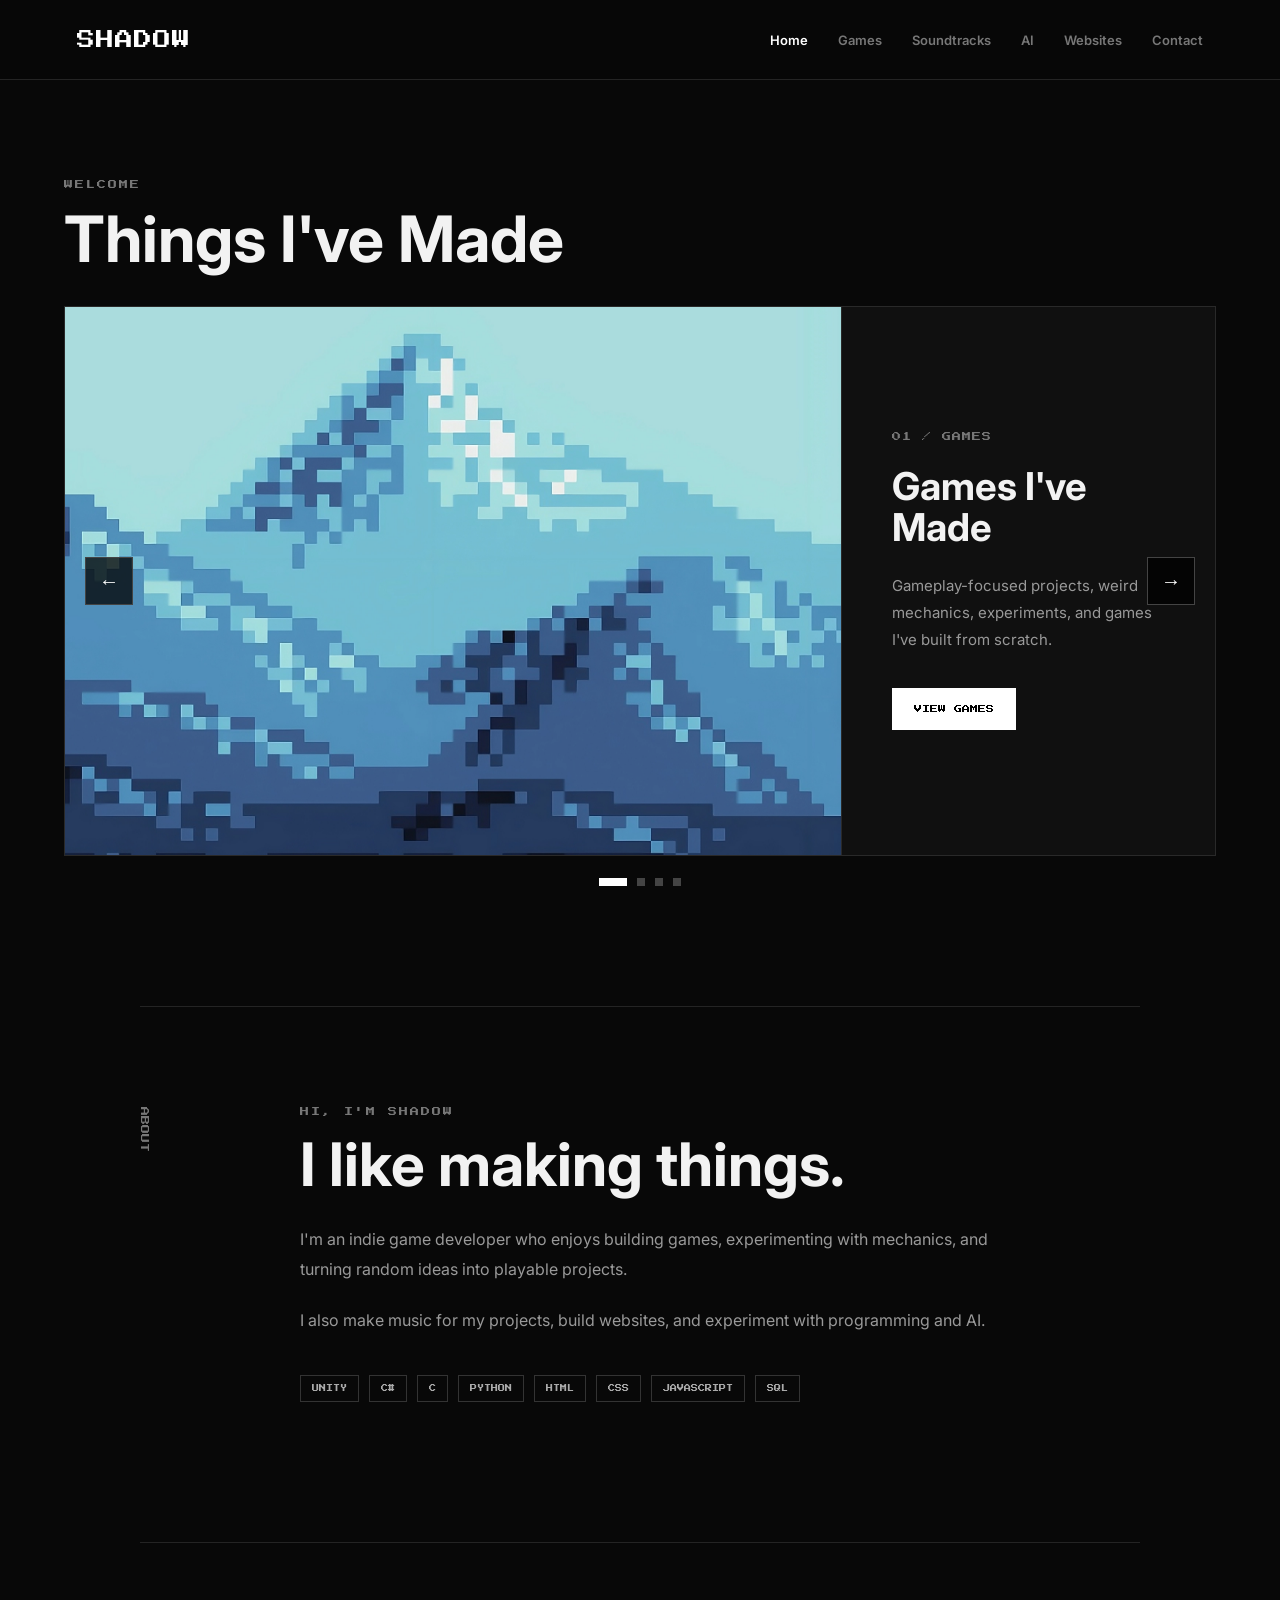
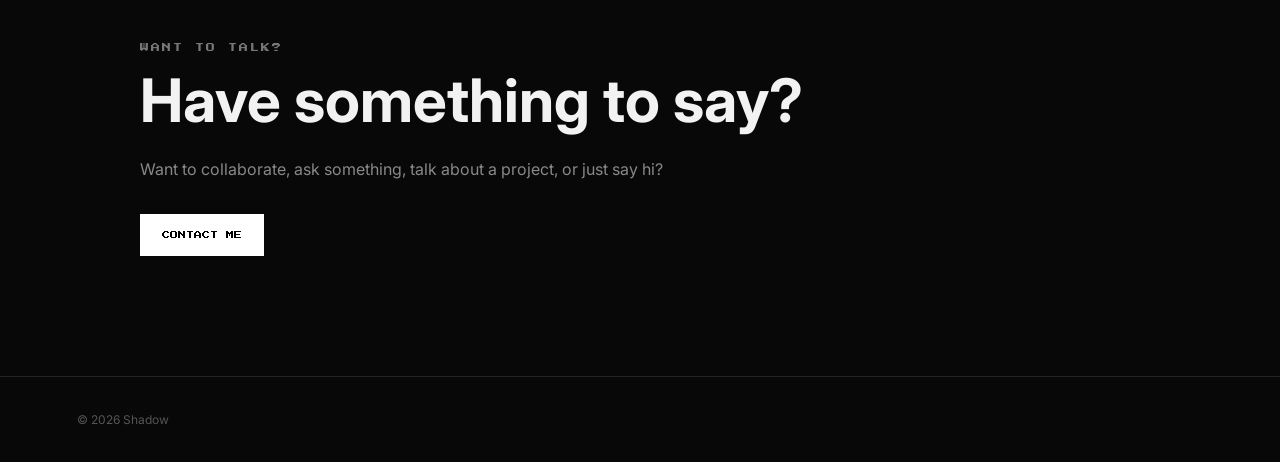
<file: index.html>
<!DOCTYPE html>
<html lang="en">
<head>
    <meta charset="UTF-8">
    <meta name="viewport" content="width=device-width, initial-scale=1.0">

    <title>Shadow | Creator</title>

    <link rel="preconnect" href="https://fonts.googleapis.com">
    <link rel="preconnect" href="https://fonts.gstatic.com" crossorigin>
    <link href="https://fonts.googleapis.com/css2?family=Press+Start+2P&family=Inter:wght@400;500;600;700&display=swap" rel="stylesheet">

    <link rel="stylesheet" href="style.css">
</head>

<body>

    <!-- NAVIGATION -->
    <header class="navbar">
        <a href="index.html" class="logo">SHADOW</a>

        <nav>
            <a href="index.html" class="active">Home</a>
            <a href="games.html">Games</a>
            <a href="soundtracks.html">Soundtracks</a>
            <a href="ai.html">AI</a>
            <a href="websites.html">Websites</a>
            <a href="contact.html">Contact</a>
        </nav>
    </header>


    <!-- HERO / SHOWCASE -->
    <main>

        <section class="showcase">

            <div class="showcase-heading">
                <p class="eyebrow">WELCOME</p>
                <h1>Things I've Made</h1>
            </div>


            <div class="carousel">

                <!-- SLIDE -->
                <article class="slide active">

                    <div class="slide-image">
                            <img src="uploads/upscalemedia-transformed.webp" alt="Game project showcase">
                    </div>

                    <div class="slide-content">

                        <span class="category">01 / GAMES</span>

                        <h2>Games I've Made</h2>

                        <p>
                            Gameplay-focused projects, weird mechanics,
                            experiments, and games I've built from scratch.
                        </p>

                        <a href="games.html" class="button">
                            VIEW GAMES
                        </a>

                    </div>

                </article>


                <!-- SLIDE -->
                <article class="slide">

                    <div class="slide-image">
                        <img src="uploads/upscalemedia-transformed.jpeg" alt="Soundtrack showcase">
                    </div>

                    <div class="slide-content">

                        <span class="category">02 / SOUNDTRACKS</span>

                        <h2>Music I've Made</h2>

                        <p>
                            Soundtracks and music created for my games
                            and other projects.
                        </p>

                        <a href="soundtracks.html" class="button">
                            LISTEN
                        </a>

                    </div>

                </article>


                <!-- SLIDE -->
                <article class="slide">

                    <div class="slide-image">
                        <img src="uploads/upscalemedia-transformed (2).jpeg" alt="AI project showcase">
                    </div>

                    <div class="slide-content">

                        <span class="category">03 / AI</span>

                        <h2>AI Projects</h2>

                        <p>
                            Experiments and systems I've built while
                            exploring AI and software development.
                        </p>

                        <a href="ai.html" class="button">
                            EXPLORE
                        </a>

                    </div>

                </article>


                <!-- SLIDE -->
                <article class="slide">

                    <div class="slide-image">
                        <img src="uploads/upscalemedia-transformed (3).jpeg" alt="Website project showcase">
                    </div>

                    <div class="slide-content">

                        <span class="category">04 / WEBSITES</span>

                        <h2>Websites I've Built</h2>

                        <p>
                            Websites, web applications, and other
                            things I've created for the web.
                        </p>

                        <a href="websites.html" class="button">
                            VIEW WEBSITES
                        </a>

                    </div>

                </article>


                <!-- CAROUSEL CONTROLS -->
                <button class="arrow previous" aria-label="Previous slide">
                    ←
                </button>

                <button class="arrow next" aria-label="Next slide">
                    →
                </button>

            </div>


            <!-- DOTS -->
            <div class="dots">

                <button class="dot active" aria-label="Games"></button>
                <button class="dot" aria-label="Soundtracks"></button>
                <button class="dot" aria-label="AI"></button>
                <button class="dot" aria-label="Websites"></button>

            </div>

        </section>


       

        <!-- ABOUT -->
        <section class="about">

            <div class="about-label">
                <span>ABOUT</span>
            </div>

            <div class="about-content">

                <p class="eyebrow">HI, I'M SHADOW</p>

                <h2>I like making things.</h2>

                <p>
                    I'm an indie game developer who enjoys building games,
                    experimenting with mechanics, and turning random ideas
                    into playable projects.
                </p>

                <p>
                    I also make music for my projects, build websites,
                    and experiment with programming and AI.
                </p>


                <div class="skills">

                    <span>UNITY</span>
                    <span>C#</span>
                    <span>C</span>
                    <span>PYTHON</span>
                    <span>HTML</span>
                    <span>CSS</span>
                    <span>JAVASCRIPT</span>
                    <span>SQL</span>

                </div>

            </div>

        </section>

    </main>

    
 <section class="home-contact">

            <p class="eyebrow">WANT TO TALK?</p>

            <h2>Have something to say?</h2>

            <p>
                Want to collaborate, ask something, talk about a project,
                or just say hi?
            </p>

            <a href="contact.html" class="button">
                CONTACT ME
            </a>

        </section>

    <!-- FOOTER -->
    <footer>

        <p>© 2026 Shadow</p>

    </footer>


    <script src="script.js"></script>

</body>
</html>
</file>
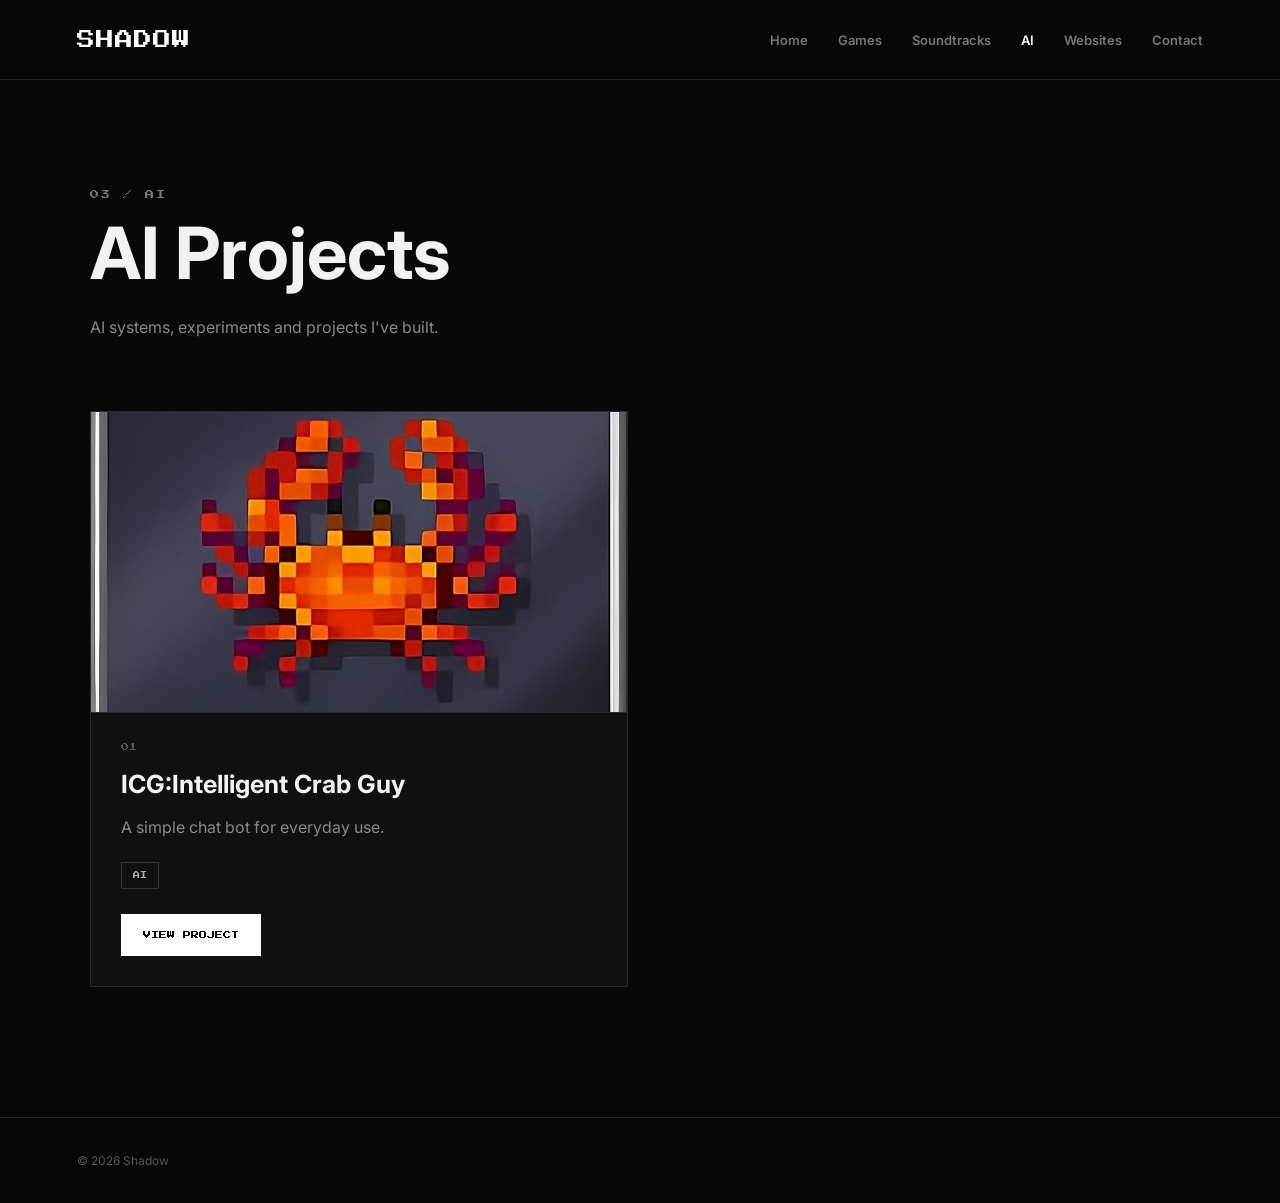
<file: ai.html>
<!DOCTYPE html>
<html lang="en">
<head>
    <meta charset="UTF-8">
    <meta name="viewport" content="width=device-width, initial-scale=1.0">

    <title>Shadow | AI</title>

    <link rel="preconnect" href="https://fonts.googleapis.com">
    <link rel="preconnect" href="https://fonts.gstatic.com" crossorigin">

    <link href="https://fonts.googleapis.com/css2?family=Press+Start+2P&family=Inter:wght@400;500;600;700&display=swap" rel="stylesheet">

    <link rel="stylesheet" href="style.css">
</head>

<body>

<header class="navbar">

    <a href="index.html" class="logo">SHADOW</a>

    <nav>
        <a href="index.html">Home</a>
        <a href="games.html">Games</a>
        <a href="soundtracks.html">Soundtracks</a>
        <a href="ai.html" class="active">AI</a>
        <a href="websites.html">Websites</a>
        <a href="contact.html">Contact</a>
    </nav>

</header>


<main>

<section class="page-header">

    <p class="eyebrow">03 / AI</p>

    <h1>AI Projects</h1>

    <p>
        AI systems, experiments and projects I've built.
    </p>

</section>


<section class="project-grid">


    <!-- AI PROJECT 1 -->

    <article class="project-card">

          <div class="project-image">
              <img src="uploads/upscalemedia-transformed (2).jpeg" alt="AI project">
          </div>

        <div class="project-info">

            <span class="project-number">01</span>

            <h2>ICG:Intelligent Crab Guy </h2>

            <p>
               A simple chat bot for everyday use.
            </p>

            <div class="tags">
                <!-- <span>PYTHON</span> -->
                <span>AI</span>
            </div>

            <a href="https://crab-ai-thing.onrender.com" class="button">
                VIEW PROJECT
            </a>

        </div>

    </article>


    

</section>

</main>


<footer>
    <p>© 2026 Shadow</p>
</footer>

</body>
</html>
</file>
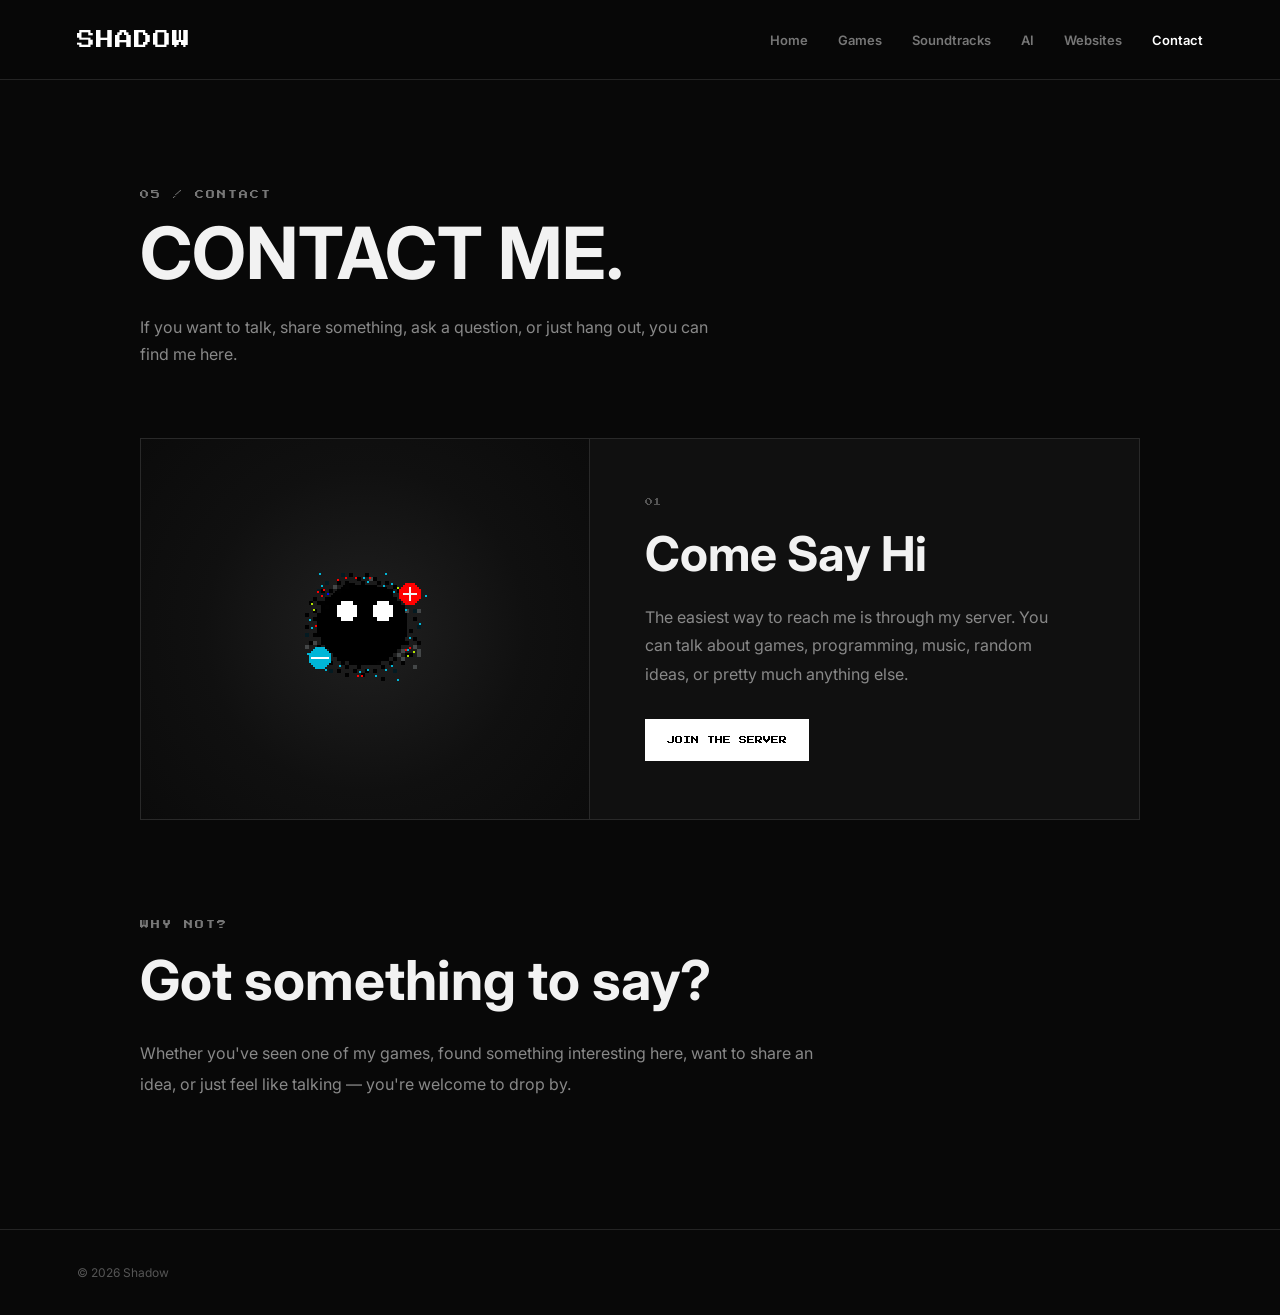
<file: contact.html>
<!DOCTYPE html>

<html lang="en">

<head>
<meta charset="UTF-8">

<meta
    name="viewport"
    content="width=device-width, initial-scale=1.0"
>

<title>Shadow | Contact</title>

<link rel="preconnect" href="https://fonts.googleapis.com">
<link rel="preconnect" href="https://fonts.gstatic.com" crossorigin>

<link
    href="https://fonts.googleapis.com/css2?family=Press+Start+2P&family=Inter:wght@400;500;600;700&display=swap"
    rel="stylesheet"
>

<link rel="stylesheet" href="style.css">


</head>

<body>

<header class="navbar">

<a href="index.html" class="logo">SHADOW</a>

<nav>

    <a href="index.html">Home</a>

    <a href="games.html">Games</a>

    <a href="soundtracks.html">Soundtracks</a>

    <a href="ai.html">AI</a>

    <a href="websites.html">Websites</a>

    <a href="contact.html" class="active">Contact</a>

</nav>


</header>

<main>
<section class="contact-page">


    <div class="page-header contact-header">

        <p class="eyebrow">05 / CONTACT</p>

        <h1>CONTACT ME.</h1>

        <p>
            If you want to talk, share something,
            ask a question, or just hang out,
            you can find me here.
        </p>

    </div>



    <div class="contact-box">


        <div class="contact-art">

            <img src="uploads/New Piskel (11) (1).png" alt="Contact art">

        </div>



        <div class="contact-info">

            <span class="project-number">01</span>

            <h2>Come Say Hi</h2>

            <p>
                The easiest way to reach me is through
                my server. You can talk about games,
                programming, music, random ideas,
                or pretty much anything else.
            </p>

            <!-- SERVER LINK SLOT -->

            <a
                href="https://discord.gg/uVVfQFE9Cm"
                class="button"
                target="_blank"
                rel="noopener noreferrer"
            >
                JOIN THE SERVER
            </a>

        </div>

    </div>



    <section class="contact-note">

        <p class="eyebrow">WHY NOT?</p>

        <h2>Got something to say?</h2>

        <p>
            Whether you've seen one of my games,
            found something interesting here,
            want to share an idea, or just feel like
            talking — you're welcome to drop by.
        </p>

    </section>


</section>


</main>

<footer>

<p>© 2026 Shadow</p>


</footer>

</body>

</html>
</file>
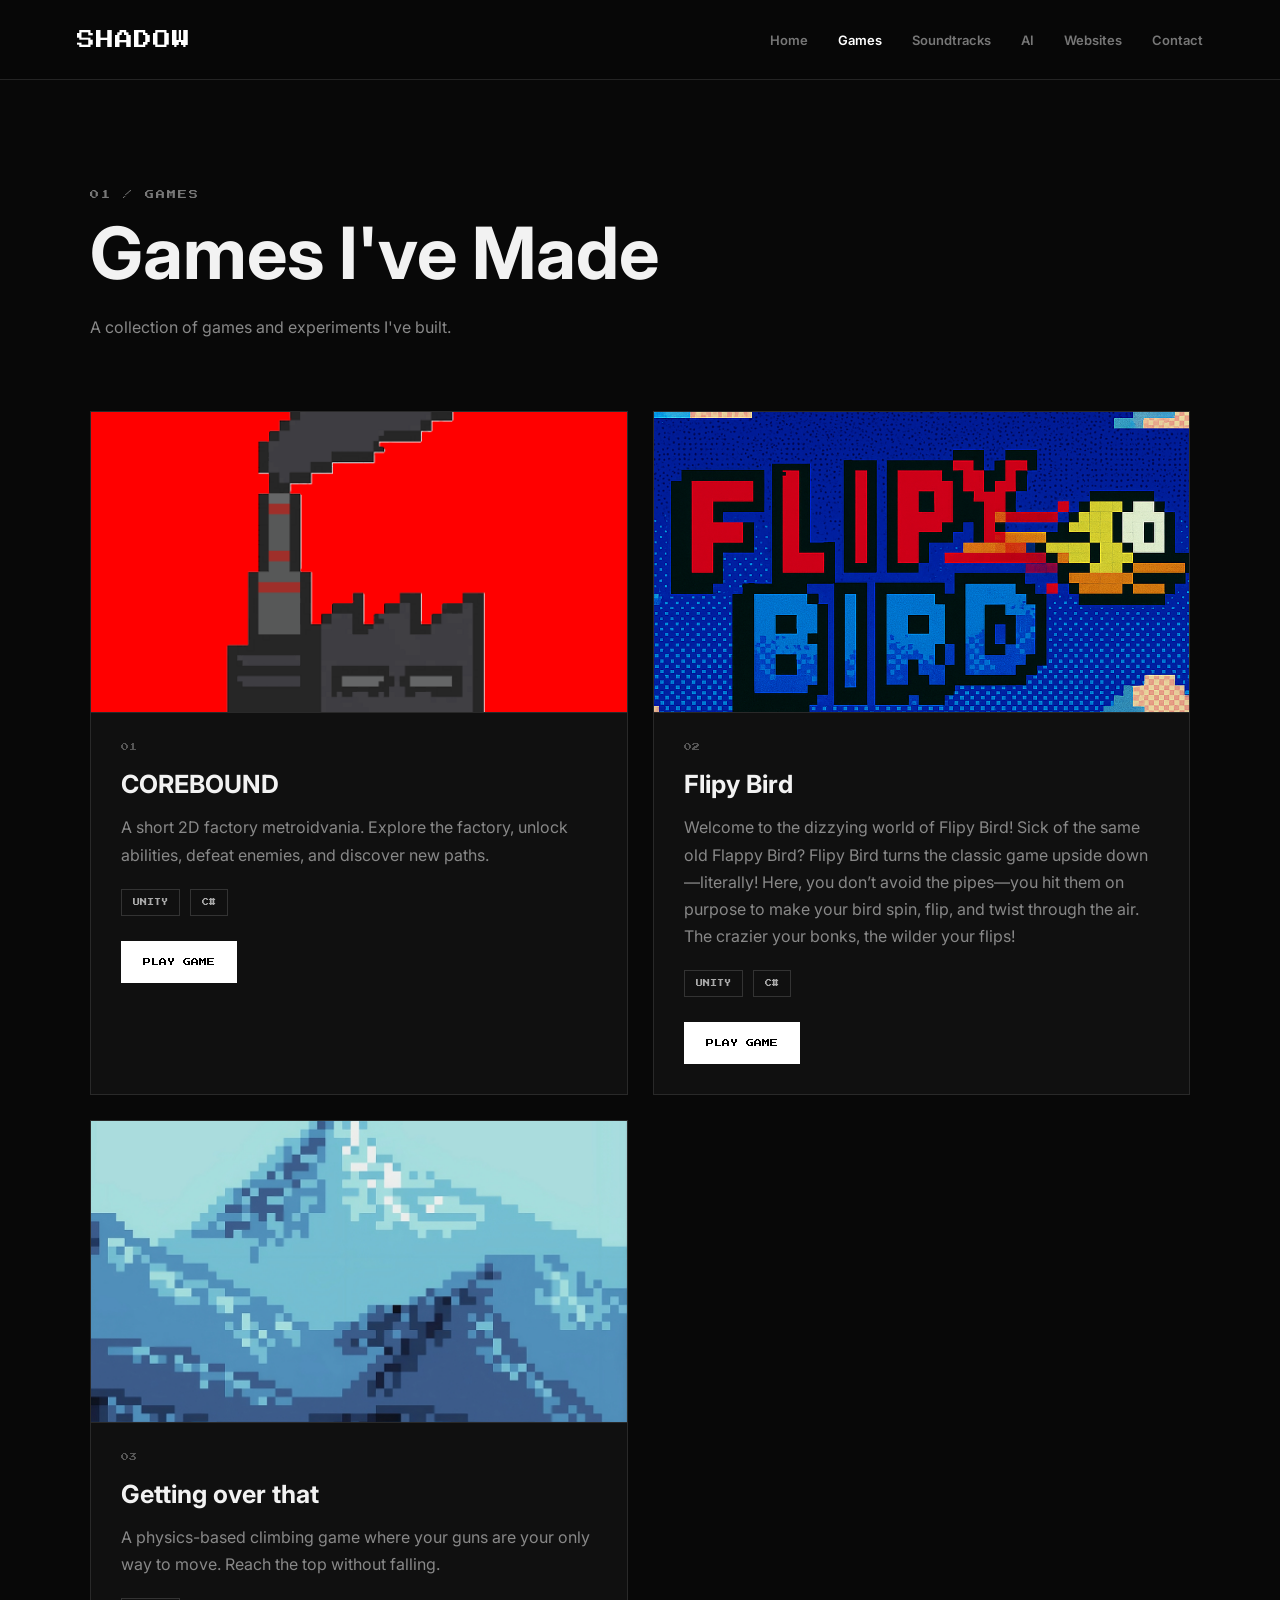
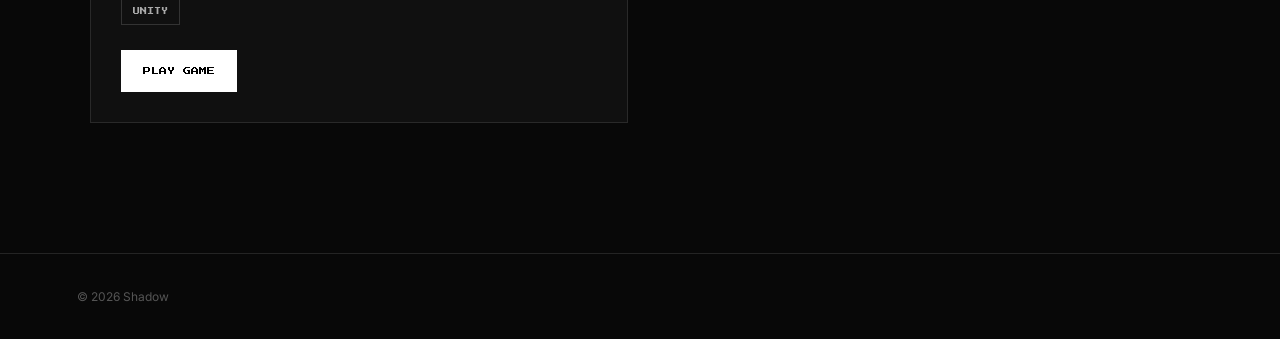
<file: games.html>
<!DOCTYPE html>
<html lang="en">
<head>
    <meta charset="UTF-8">
    <meta name="viewport" content="width=device-width, initial-scale=1.0">

    <title>Shadow | Games</title>

    <link rel="preconnect" href="https://fonts.googleapis.com">
    <link rel="preconnect" href="https://fonts.gstatic.com" crossorigin>

    <link href="https://fonts.googleapis.com/css2?family=Press+Start+2P&family=Inter:wght@400;500;600;700&display=swap" rel="stylesheet">

    <link rel="stylesheet" href="style.css">
</head>

<body>

<header class="navbar">

    <a href="index.html" class="logo">SHADOW</a>

    <nav>
        <a href="index.html">Home</a>
        <a href="games.html" class="active">Games</a>
        <a href="soundtracks.html">Soundtracks</a>
        <a href="ai.html">AI</a>
        <a href="websites.html">Websites</a>
        <a href="contact.html">Contact</a>
    </nav>

</header>


<main>

<section class="page-header">

    <p class="eyebrow">01 / GAMES</p>

    <h1>Games I've Made</h1>

    <p>
        A collection of games and experiments I've built.
    </p>

</section>


<section class="project-grid">


    <!-- =========================
         GAME 1
    ========================== -->

    <article class="project-card">

        <!-- IMAGE SLOT -->
        <div class="project-image">
            

          

              <img src="uploads/images.png" alt="Game Name">
        
        </div>

        <div class="project-info">

            <span class="project-number">01</span>

            <h2>COREBOUND</h2>

            <p>
                A short 2D factory metroidvania. Explore the factory, unlock abilities, defeat enemies, and discover new paths.
            </p>

            <div class="tags">
                <span>UNITY</span>
                <span>C#</span>
            </div>

            <!-- LINK SLOT -->
            <a href="https://shadowknightrpg.itch.io/corebound" class="button">
                PLAY GAME
            </a>

        </div>

    </article>


    <!-- GAME 2 -->

    <article class="project-card">

        <div class="project-image">
            
            <img src="uploads/c (1).png" alt="Game Name">
         
        </div>

        <div class="project-info">

            <span class="project-number">02</span>

            <h2>Flipy Bird</h2>

            <p>
               Welcome to the dizzying world of Flipy Bird!
Sick of the same old Flappy Bird? Flipy Bird turns the classic game upside down—literally! Here, you don’t avoid the pipes—you hit them on purpose to make your bird spin, flip, and twist through the air. The crazier your bonks, the wilder your flips!
            </p>

            <div class="tags">
                <span>UNITY</span>
                <span>C#</span>
            </div>

            <a href="https://shadowknightrpg.itch.io/flipy-bird" class="button">
                PLAY GAME
            </a>

        </div>

    </article>


    <!-- GAME 3 -->

    <article class="project-card">

        <div class="project-image">
            <img src="uploads/upscalemedia-transformed.webp" alt="Game Name">
        </div>

        <div class="project-info">

            <span class="project-number">03</span>

            <h2>Getting over that</h2>

            <p>
                A physics-based climbing game where your guns are your only way to move. Reach the top without falling.
            </p>

            <div class="tags">
                <span>UNITY</span>
            </div>

            <a href="https://shadowknightrpg.itch.io/getting-over-that" class="button">
                PLAY GAME
            </a>

        </div>

    </article>


</section>

</main>


<footer>
    <p>© 2026 Shadow</p>
</footer>

</body>
</html>
</file>
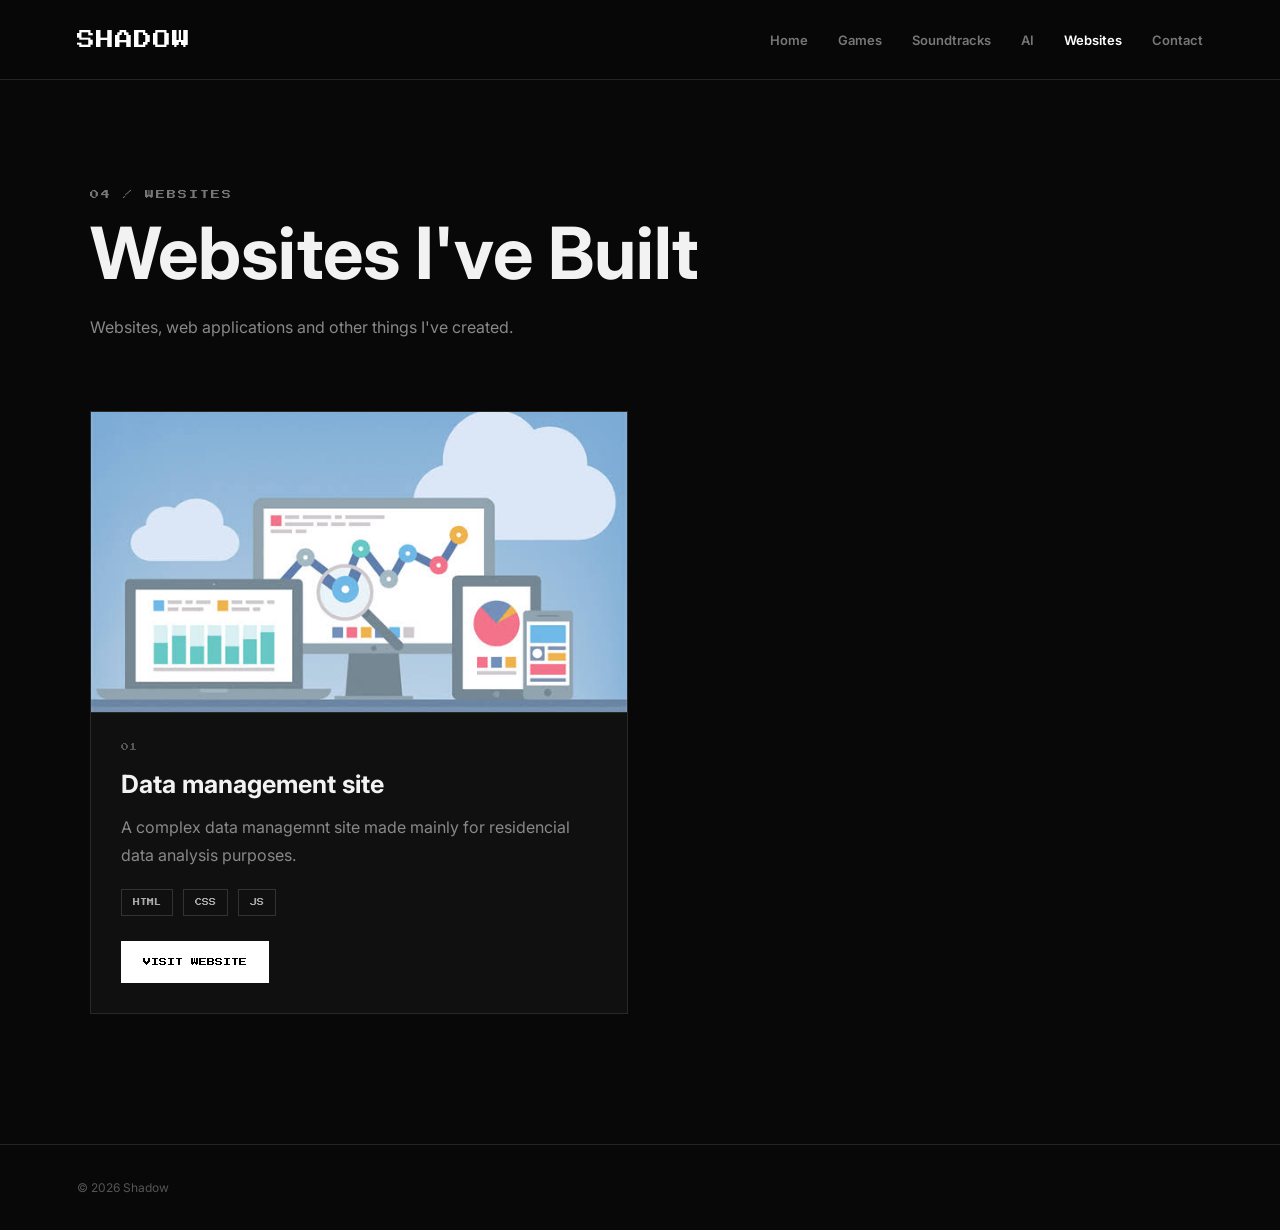
<file: websites.html>
<!DOCTYPE html>
<html lang="en">
<head>
    <meta charset="UTF-8">
    <meta name="viewport" content="width=device-width, initial-scale=1.0">

    <title>Shadow | Websites</title>

    <link rel="preconnect" href="https://fonts.googleapis.com">
    <link rel="preconnect" href="https://fonts.gstatic.com" crossorigin">

    <link href="https://fonts.googleapis.com/css2?family=Press+Start+2P&family=Inter:wght@400;500;600;700&display=swap" rel="stylesheet">

    <link rel="stylesheet" href="style.css">
</head>

<body>

<header class="navbar">

    <a href="index.html" class="logo">SHADOW</a>

    <nav>
        <a href="index.html">Home</a>
        <a href="games.html">Games</a>
        <a href="soundtracks.html">Soundtracks</a>
        <a href="ai.html">AI</a>
        <a href="websites.html" class="active">Websites</a>
        <a href="contact.html">Contact</a>
    </nav>

</header>


<main>

<section class="page-header">

    <p class="eyebrow">04 / WEBSITES</p>

    <h1>Websites I've Built</h1>

    <p>
        Websites, web applications and other things I've created.
    </p>

</section>


<section class="project-grid">


    <!-- WEBSITE 1 -->

    <article class="project-card">

          <div class="project-image">
              <img src="uploads/images (4).jpg" alt="Website image">
          </div>

        <div class="project-info">

            <span class="project-number">01</span>

            <h2>Data management site</h2>

            <p>
                A complex data managemnt site  made mainly for residencial data analysis purposes.
            </p>

            <div class="tags">
                <span>HTML</span>
                <span>CSS</span>
                <span>JS</span>
            </div>

            <a href="https://management-website-b6bi.onrender.com" class="button">
                VISIT WEBSITE
            </a>

        </div>

    </article>



</section>

</main>


<footer>
    <p>© 2026 Shadow</p>
</footer>

</body>
</html>
</file>
<file: style.css>
/* =========================
   RESET
========================= */

* {
    margin: 0;
    padding: 0;
    box-sizing: border-box;
}

html {
    scroll-behavior: smooth;
}

body {
    background: #080808;
    color: #f2f2f2;
    font-family: "Inter", sans-serif;
    min-height: 100vh;
}


/* =========================
   NAVBAR
========================= */

.navbar {
    height: 80px;
    width: 100%;

    display: flex;
    align-items: center;
    justify-content: space-between;

    padding: 0 6%;

    border-bottom: 1px solid #242424;

    position: sticky;
    top: 0;

    background: rgba(8, 8, 8, 0.92);
    backdrop-filter: blur(12px);

    z-index: 100;
}

.logo {
    font-family: "Press Start 2P", monospace;
    font-size: 18px;

    color: white;
    text-decoration: none;

    letter-spacing: 1px;
}

nav {
    display: flex;
    gap: 30px;
}

nav a {
    color: #888;
    text-decoration: none;

    font-size: 13px;
    font-weight: 600;

    transition: 0.2s ease;
}

nav a:hover,
nav a.active {
    color: white;
}


/* =========================
   SHOWCASE
========================= */

.showcase {
    width: min(1250px, 90%);
    margin: 0 auto;

    padding: 100px 0 120px;
}

.showcase-heading {
    margin-bottom: 35px;
}

.eyebrow {
    font-family: "Press Start 2P", monospace;
    font-size: 10px;

    color: #777;

    letter-spacing: 2px;

    margin-bottom: 15px;
}

.showcase-heading h1 {
    font-size: clamp(32px, 5vw, 64px);
    line-height: 1;
}


/* =========================
   CAROUSEL
========================= */

.carousel {
    position: relative;

    width: 100%;
    min-height: 550px;

    overflow: hidden;

    border: 1px solid #292929;
    background: #101010;
}


/* =========================
   SLIDES
========================= */

.slide {
    position: absolute;

    inset: 0;

    display: grid;
    grid-template-columns: 1.35fr 0.65fr;

    opacity: 0;
    transform: translateX(30px);

    pointer-events: none;

    transition:
        opacity 0.45s ease,
        transform 0.45s ease;
}

.slide.active {
    opacity: 1;
    transform: translateX(0);

    pointer-events: auto;
}


/* =========================
   IMAGE
========================= */

.slide-image {
    width: 100%;
    height: 100%;

    background: #151515;

    overflow: hidden;
}

.slide-image img {
    width: 100%;
    height: 100%;

    object-fit: cover;
    object-position: center;

    display: block;

    transition: transform 0.6s ease;
}

.slide.active .slide-image img {
    transform: scale(1.02);
}


/* =========================
   SLIDE CONTENT
========================= */

.slide-content {
    padding: 60px 50px;

    display: flex;
    flex-direction: column;
    justify-content: center;

    border-left: 1px solid #292929;
}

.category {
    font-family: "Press Start 2P", monospace;

    font-size: 9px;

    color: #777;

    letter-spacing: 1px;

    margin-bottom: 25px;
}

.slide-content h2 {
    font-size: clamp(28px, 3vw, 45px);

    line-height: 1.05;

    margin-bottom: 25px;
}

.slide-content p {
    color: #999;

    line-height: 1.8;

    font-size: 15px;

    max-width: 380px;

    margin-bottom: 35px;
}


/* =========================
   BUTTON
========================= */

.button {
    display: inline-flex;

    align-items: center;
    justify-content: center;

    width: fit-content;

    padding: 15px 20px;

    background: white;
    color: black;

    text-decoration: none;

    font-family: "Press Start 2P", monospace;

    font-size: 9px;

    border: 2px solid white;

    transition: 0.2s ease;
}

.button:hover {
    background: transparent;
    color: white;

    transform: translateY(-2px);
}


/* =========================
   ARROWS
========================= */

.arrow {
    position: absolute;

    top: 50%;

    transform: translateY(-50%);

    width: 48px;
    height: 48px;

    border: 1px solid #444;

    background: rgba(0, 0, 0, 0.75);

    color: white;

    font-size: 20px;

    cursor: pointer;

    z-index: 10;

    transition: 0.2s ease;
}

.arrow:hover {
    background: white;
    color: black;
}

.previous {
    left: 20px;
}

.next {
    right: 20px;
}


/* =========================
   DOTS
========================= */

.dots {
    display: flex;

    justify-content: center;

    gap: 10px;

    margin-top: 22px;
}

.dot {
    width: 8px;
    height: 8px;

    border: none;

    background: #444;

    cursor: pointer;

    transition: 0.2s ease;
}

.dot.active {
    width: 28px;

    background: white;
}


/* =========================
   ABOUT
========================= */

.about {
    width: min(1000px, 90%);

    margin: 0 auto;

    padding: 100px 0 140px;

    display: grid;

    grid-template-columns: 160px 1fr;

    border-top: 1px solid #242424;
}

.about-label span {
    font-family: "Press Start 2P", monospace;

    font-size: 9px;

    color: #777;

    writing-mode: vertical-rl;
}

.about-content h2 {
    font-size: clamp(32px, 5vw, 60px);

    margin-bottom: 30px;

    line-height: 1;
}

.about-content > p:not(.eyebrow) {
    color: #999;

    line-height: 1.9;

    max-width: 700px;

    margin-bottom: 20px;
}


/* =========================
   SKILLS
========================= */

.skills {
    display: flex;

    flex-wrap: wrap;

    gap: 10px;

    margin-top: 40px;
}

.skills span {
    padding: 10px 13px;

    border: 1px solid #333;

    color: #aaa;

    font-family: "Press Start 2P", monospace;

    font-size: 8px;
}


/* =========================
   FOOTER
========================= */

footer {
    border-top: 1px solid #242424;

    padding: 35px 6%;

    color: #555;

    font-size: 12px;
}


/* =========================
   MOBILE
========================= */

@media (max-width: 800px) {

    .navbar {
        height: auto;

        padding: 22px 5%;

        flex-direction: column;

        gap: 22px;
    }

    nav {
        gap: 16px;

        flex-wrap: wrap;

        justify-content: center;
    }

    nav a {
        font-size: 11px;
    }

    .showcase {
        padding-top: 60px;
    }

    .carousel {
        min-height: 650px;
    }

    .slide {
        grid-template-columns: 1fr;
    }

    .slide-image {
        height: 320px;
    }

    .slide-content {
        border-left: none;
        border-top: 1px solid #292929;

        padding: 30px;
    }

    .slide-content p {
        font-size: 13px;
    }

    .about {
        grid-template-columns: 1fr;

        gap: 30px;
    }

    .about-label span {
        writing-mode: horizontal-tb;
    }

    .previous {
        left: 10px;
    }

    .next {
        right: 10px;
    }
}
* {
    margin: 0;
    padding: 0;
    box-sizing: border-box;
}

html {
    scroll-behavior: smooth;
}

body {
    background: #080808;
    color: #f2f2f2;
    font-family: "Inter", sans-serif;
    min-height: 100vh;
}

.navbar {
    height: 80px;
    width: 100%;

    display: flex;
    align-items: center;
    justify-content: space-between;

    padding: 0 6%;

    border-bottom: 1px solid #242424;

    position: sticky;
    top: 0;

    background: rgba(8, 8, 8, 0.94);
    backdrop-filter: blur(12px);

    z-index: 100;
}

.logo {
    font-family: "Press Start 2P", monospace;
    font-size: 18px;
    color: white;
    text-decoration: none;
}

nav {
    display: flex;
    gap: 30px;
}

nav a {
    color: #777;
    text-decoration: none;

    font-size: 13px;
    font-weight: 600;

    transition: 0.2s ease;
}

nav a:hover,
nav a.active {
    color: white;
}

main {
    width: 100%;
}

.eyebrow {
    font-family: "Press Start 2P", monospace;
    font-size: 9px;

    color: #777;

    letter-spacing: 2px;

    margin-bottom: 18px;
}


/* =========================
   HOME SHOWCASE
========================= */

.showcase {
    width: min(1250px, 90%);
    margin: auto;

    padding: 100px 0 120px;
}

.showcase-heading {
    margin-bottom: 35px;
}

.showcase-heading h1 {
    font-size: clamp(34px, 5vw, 64px);
    line-height: 1;
}

.carousel {
    position: relative;

    width: 100%;
    min-height: 550px;

    overflow: hidden;

    border: 1px solid #292929;
    background: #101010;
}

.slide {
    position: absolute;

    inset: 0;

    display: grid;
    grid-template-columns: 1.35fr 0.65fr;

    opacity: 0;
    transform: translateX(30px);

    pointer-events: none;

    transition:
        opacity 0.45s ease,
        transform 0.45s ease;
}

.slide.active {
    opacity: 1;
    transform: translateX(0);

    pointer-events: auto;
}


/* CATEGORY ART */

.category-art {
    display: flex;
    align-items: center;
    justify-content: center;

    min-height: 550px;

    background:
        radial-gradient(circle at center, #202020 0%, #101010 55%, #0b0b0b 100%);
}

.art-placeholder {
    width: 55%;
    aspect-ratio: 1 / 1;

    display: flex;
    align-items: center;
    justify-content: center;

    border: 1px dashed #444;

    color: #555;

    text-align: center;

    font-family: "Press Start 2P", monospace;

    font-size: 13px;

    line-height: 2;
}

.slide-content {
    padding: 60px 50px;

    display: flex;
    flex-direction: column;
    justify-content: center;

    border-left: 1px solid #292929;
}

.category {
    font-family: "Press Start 2P", monospace;

    font-size: 9px;

    color: #777;

    margin-bottom: 25px;
}

.slide-content h2 {
    font-size: clamp(28px, 3vw, 45px);

    line-height: 1.05;

    margin-bottom: 25px;
}

.slide-content p {
    color: #999;

    line-height: 1.8;

    max-width: 380px;

    margin-bottom: 35px;
}


/* BUTTON */

.button {
    display: inline-flex;

    align-items: center;
    justify-content: center;

    width: fit-content;

    padding: 15px 20px;

    background: white;
    color: black;

    text-decoration: none;

    font-family: "Press Start 2P", monospace;

    font-size: 8px;

    border: 2px solid white;

    transition: 0.2s ease;
}

.button:hover {
    background: transparent;
    color: white;

    transform: translateY(-2px);
}


/* ARROWS */

.arrow {
    position: absolute;

    top: 50%;
    transform: translateY(-50%);

    width: 48px;
    height: 48px;

    border: 1px solid #444;

    background: rgba(0, 0, 0, 0.75);

    color: white;

    font-size: 20px;

    cursor: pointer;

    z-index: 10;
}

.arrow:hover {
    background: white;
    color: black;
}

.previous {
    left: 20px;
}

.next {
    right: 20px;
}


/* DOTS */

.dots {
    display: flex;
    justify-content: center;

    gap: 10px;

    margin-top: 22px;
}

.dot {
    width: 8px;
    height: 8px;

    border: none;

    background: #444;

    cursor: pointer;
}

.dot.active {
    width: 28px;
    background: white;
}


/* =========================
   ABOUT
========================= */

.about {
    width: min(1000px, 90%);

    margin: auto;

    padding: 100px 0 140px;

    display: grid;
    grid-template-columns: 160px 1fr;

    border-top: 1px solid #242424;
}

.about-label span {
    font-family: "Press Start 2P", monospace;

    font-size: 9px;

    color: #777;

    writing-mode: vertical-rl;
}

.about-content h2 {
    font-size: clamp(32px, 5vw, 60px);

    line-height: 1;

    margin-bottom: 30px;
}

.about-content > p:not(.eyebrow) {
    color: #999;

    line-height: 1.9;

    max-width: 700px;

    margin-bottom: 20px;
}

.skills,
.tags {
    display: flex;
    flex-wrap: wrap;
    gap: 10px;
}

.skills {
    margin-top: 40px;
}

.skills span,
.tags span {
    padding: 9px 11px;

    border: 1px solid #333;

    color: #aaa;

    font-family: "Press Start 2P", monospace;

    font-size: 7px;
}


/* =========================
   INNER PAGE HEADERS
========================= */

.page-header {
    width: min(1100px, 90%);

    margin: auto;

    padding: 110px 0 70px;
}

.page-header h1 {
    font-size: clamp(36px, 6vw, 72px);

    line-height: 1;

    margin-bottom: 25px;
}

.page-header > p:last-child {
    color: #888;

    line-height: 1.7;

    max-width: 600px;
}


/* =========================
   PROJECT GRID
========================= */

.project-grid {
    width: min(1100px, 90%);

    margin: auto;

    padding-bottom: 130px;

    display: grid;

    grid-template-columns: repeat(2, 1fr);

    gap: 25px;
}

.project-card {
    border: 1px solid #292929;

    background: #101010;

    transition: 0.25s ease;
}

.project-card:hover {
    border-color: #555;

    transform: translateY(-4px);
}

.project-image {
    width: 100%;

    aspect-ratio: 16 / 9;

    display: flex;
    align-items: center;
    justify-content: center;

    background:
        linear-gradient(135deg, #171717, #0d0d0d);

    border-bottom: 1px solid #292929;

    color: #555;

    font-family: "Press Start 2P", monospace;

    font-size: 9px;

    text-align: center;
}

.project-image img {
    width: 100%;
    height: 100%;

    object-fit: cover;

    display: block;
}

.project-info {
    padding: 30px;
}

.project-number {
    display: block;

    color: #555;

    font-family: "Press Start 2P", monospace;

    font-size: 8px;

    margin-bottom: 18px;
}

.project-info h2 {
    font-size: 25px;

    margin-bottom: 15px;
}

.project-info p {
    color: #888;

    line-height: 1.7;

    margin-bottom: 20px;
}

.project-info .button {
    margin-top: 25px;
}


/* =========================
   SOUNDTRACKS
========================= */

.music-list {
    width: min(1000px, 90%);

    margin: auto;

    padding-bottom: 130px;

    display: flex;
    flex-direction: column;

    gap: 20px;
}

.music-card {
    display: grid;

    grid-template-columns: 220px 1fr;

    border: 1px solid #292929;

    background: #101010;
}

.music-art {
    min-height: 220px;

    display: flex;

    align-items: center;
    justify-content: center;

    background:
        radial-gradient(circle, #202020, #0d0d0d);

    border-right: 1px solid #292929;

    color: #555;

    font-family: "Press Start 2P", monospace;

    font-size: 8px;
}

.music-info {
    padding: 30px;
}

.music-info h2 {
    font-size: 25px;

    margin-bottom: 12px;
}

.music-info p {
    color: #888;

    margin-bottom: 25px;
}

.audio-placeholder {
    width: 100%;

    height: 50px;

    display: flex;

    align-items: center;

    padding: 0 20px;

    border: 1px dashed #444;

    color: #555;

    font-family: "Press Start 2P", monospace;

    font-size: 7px;
}


/* =========================
   FOOTER
========================= */

footer {
    border-top: 1px solid #242424;

    padding: 35px 6%;

    color: #555;

    font-size: 12px;
}


/* =========================
   MOBILE
========================= */

@media (max-width: 800px) {

    .navbar {
        height: auto;

        padding: 22px 5%;

        flex-direction: column;

        gap: 22px;
    }

    nav {
        gap: 15px;

        flex-wrap: wrap;

        justify-content: center;
    }

    nav a {
        font-size: 10px;
    }


    .showcase {
        padding-top: 60px;
    }

    .carousel {
        min-height: 680px;
    }

    .slide {
        grid-template-columns: 1fr;
    }

    .category-art {
        min-height: 300px;
    }

    .art-placeholder {
        width: 45%;
    }

    .slide-content {
        padding: 30px;

        border-left: none;

        border-top: 1px solid #292929;
    }


    .about {
        grid-template-columns: 1fr;

        gap: 30px;
    }

    .about-label span {
        writing-mode: horizontal-tb;
    }


    .project-grid {
        grid-template-columns: 1fr;
    }


    .music-card {
        grid-template-columns: 1fr;
    }

    .music-art {
        min-height: 250px;

        border-right: none;

        border-bottom: 1px solid #292929;
    }

}
/* =========================
   CONTACT PAGE
========================= */

.contact-page {
    width: min(1000px, 90%);

    margin: auto;

    padding-bottom: 130px;
}

.contact-header {
    width: 100%;

    padding-left: 0;
    padding-right: 0;
}

.contact-box {
    display: grid;

    grid-template-columns: 0.9fr 1.1fr;

    border: 1px solid #292929;

    background: #101010;
}

.contact-art {
    min-height: 380px;

    display: flex;

    align-items: center;
    justify-content: center;

    background:
        radial-gradient(
            circle at center,
            #202020 0%,
            #101010 55%,
            #0b0b0b 100%
        );

    border-right: 1px solid #292929;
}

.contact-art-placeholder {
    width: 55%;
    aspect-ratio: 1 / 1;

    display: flex;

    align-items: center;
    justify-content: center;

    border: 1px dashed #444;

    color: #555;

    font-family: "Press Start 2P", monospace;

    font-size: 10px;

    text-align: center;
}

.contact-info {
    padding: 55px;

    display: flex;

    flex-direction: column;

    justify-content: center;

    align-items: flex-start;
}

.contact-info h2 {
    font-size: clamp(30px, 4vw, 48px);

    margin-bottom: 20px;
}

.contact-info p {
    color: #888;

    line-height: 1.8;

    max-width: 430px;

    margin-bottom: 30px;
}

.contact-note {
    padding: 100px 0 0;
}

.contact-note h2 {
    font-size: clamp(30px, 5vw, 55px);

    margin-bottom: 25px;
}

.contact-note > p:last-child {
    max-width: 700px;

    color: #888;

    line-height: 1.9;
}


/* CONTACT MOBILE */

@media (max-width: 800px) {

    .contact-box {
        grid-template-columns: 1fr;
    }

    .contact-art {
        min-height: 280px;

        border-right: none;

        border-bottom: 1px solid #292929;
    }

    .contact-info {
        padding: 35px;
    }

}
/* =========================
   HOME CONTACT
========================= */

.home-contact {
    width: min(1000px, 90%);

    margin: auto;

    padding: 100px 0 120px;

    border-top: 1px solid #242424;
}

.home-contact h2 {
    font-size: clamp(32px, 5vw, 60px);

    line-height: 1;

    margin-bottom: 25px;
}

.home-contact p:not(.eyebrow) {
    color: #888;

    line-height: 1.8;

    max-width: 600px;

    margin-bottom: 30px;
}
</file>
